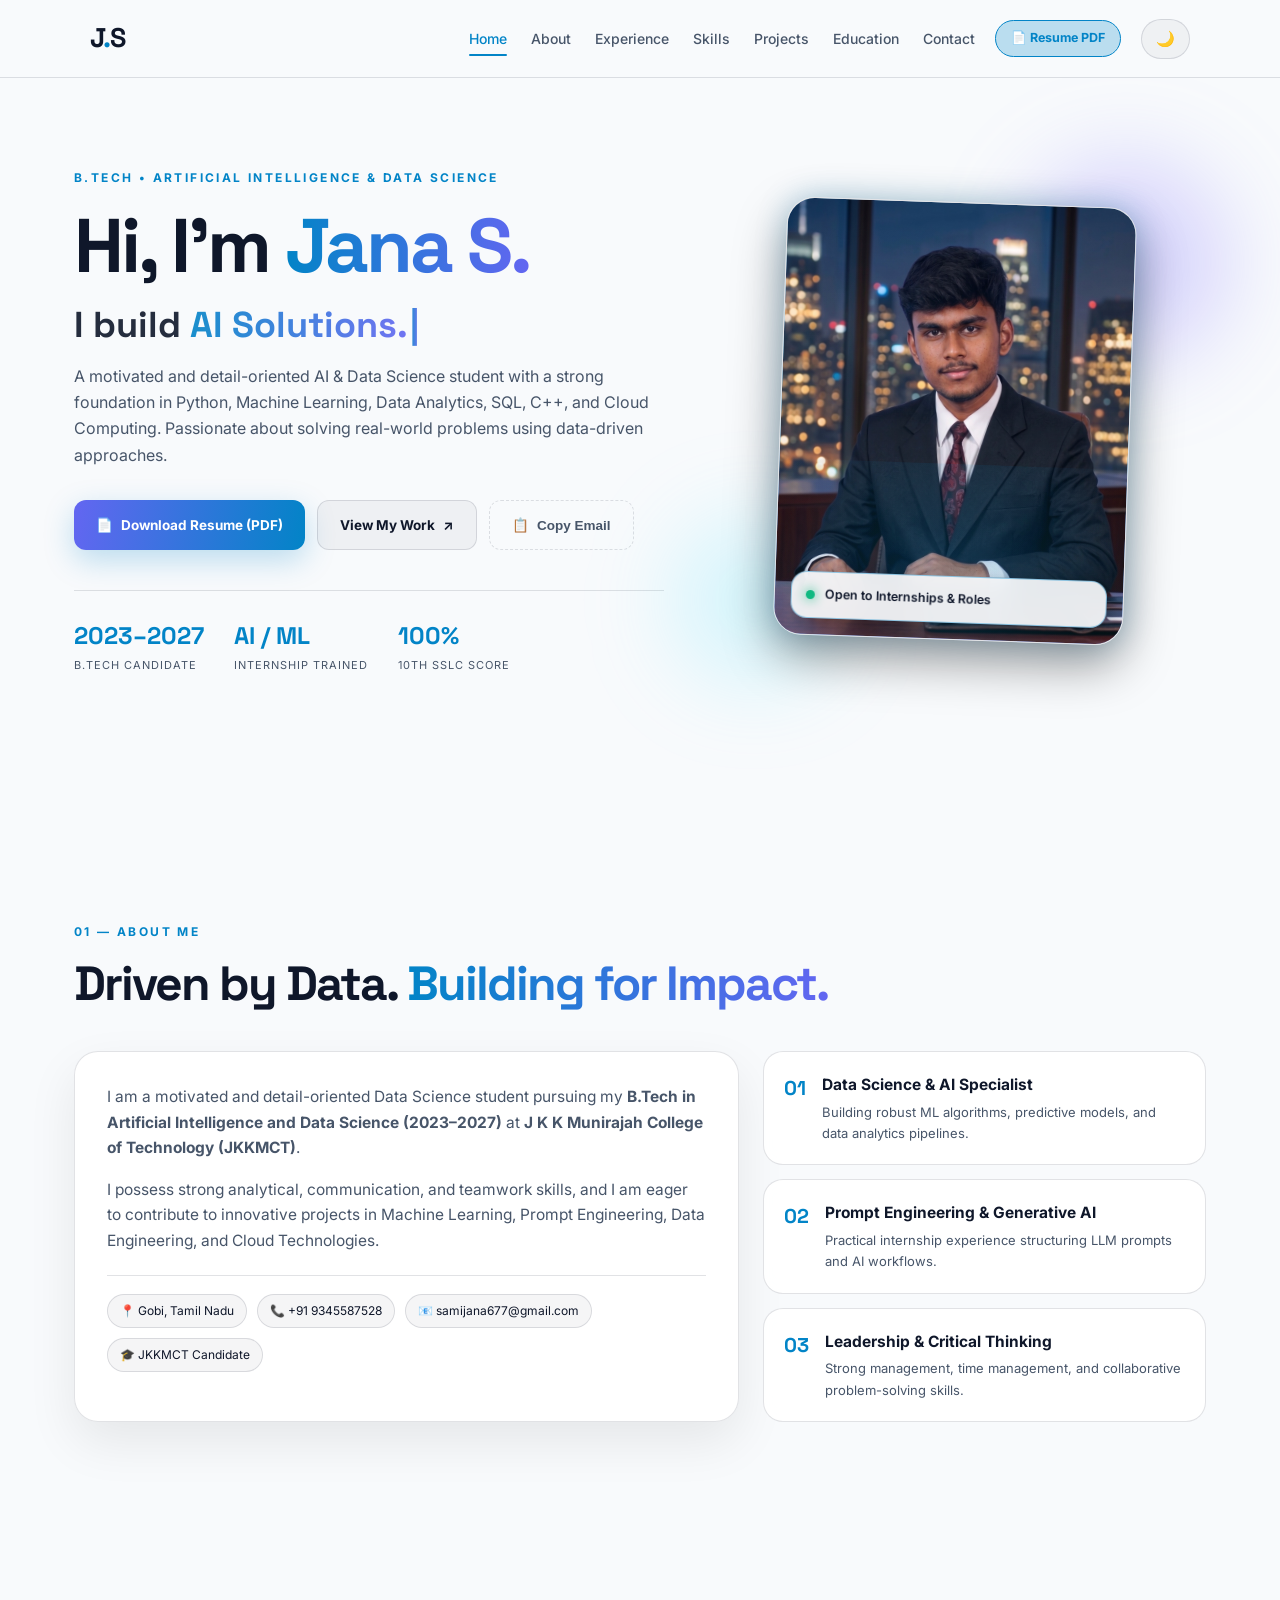
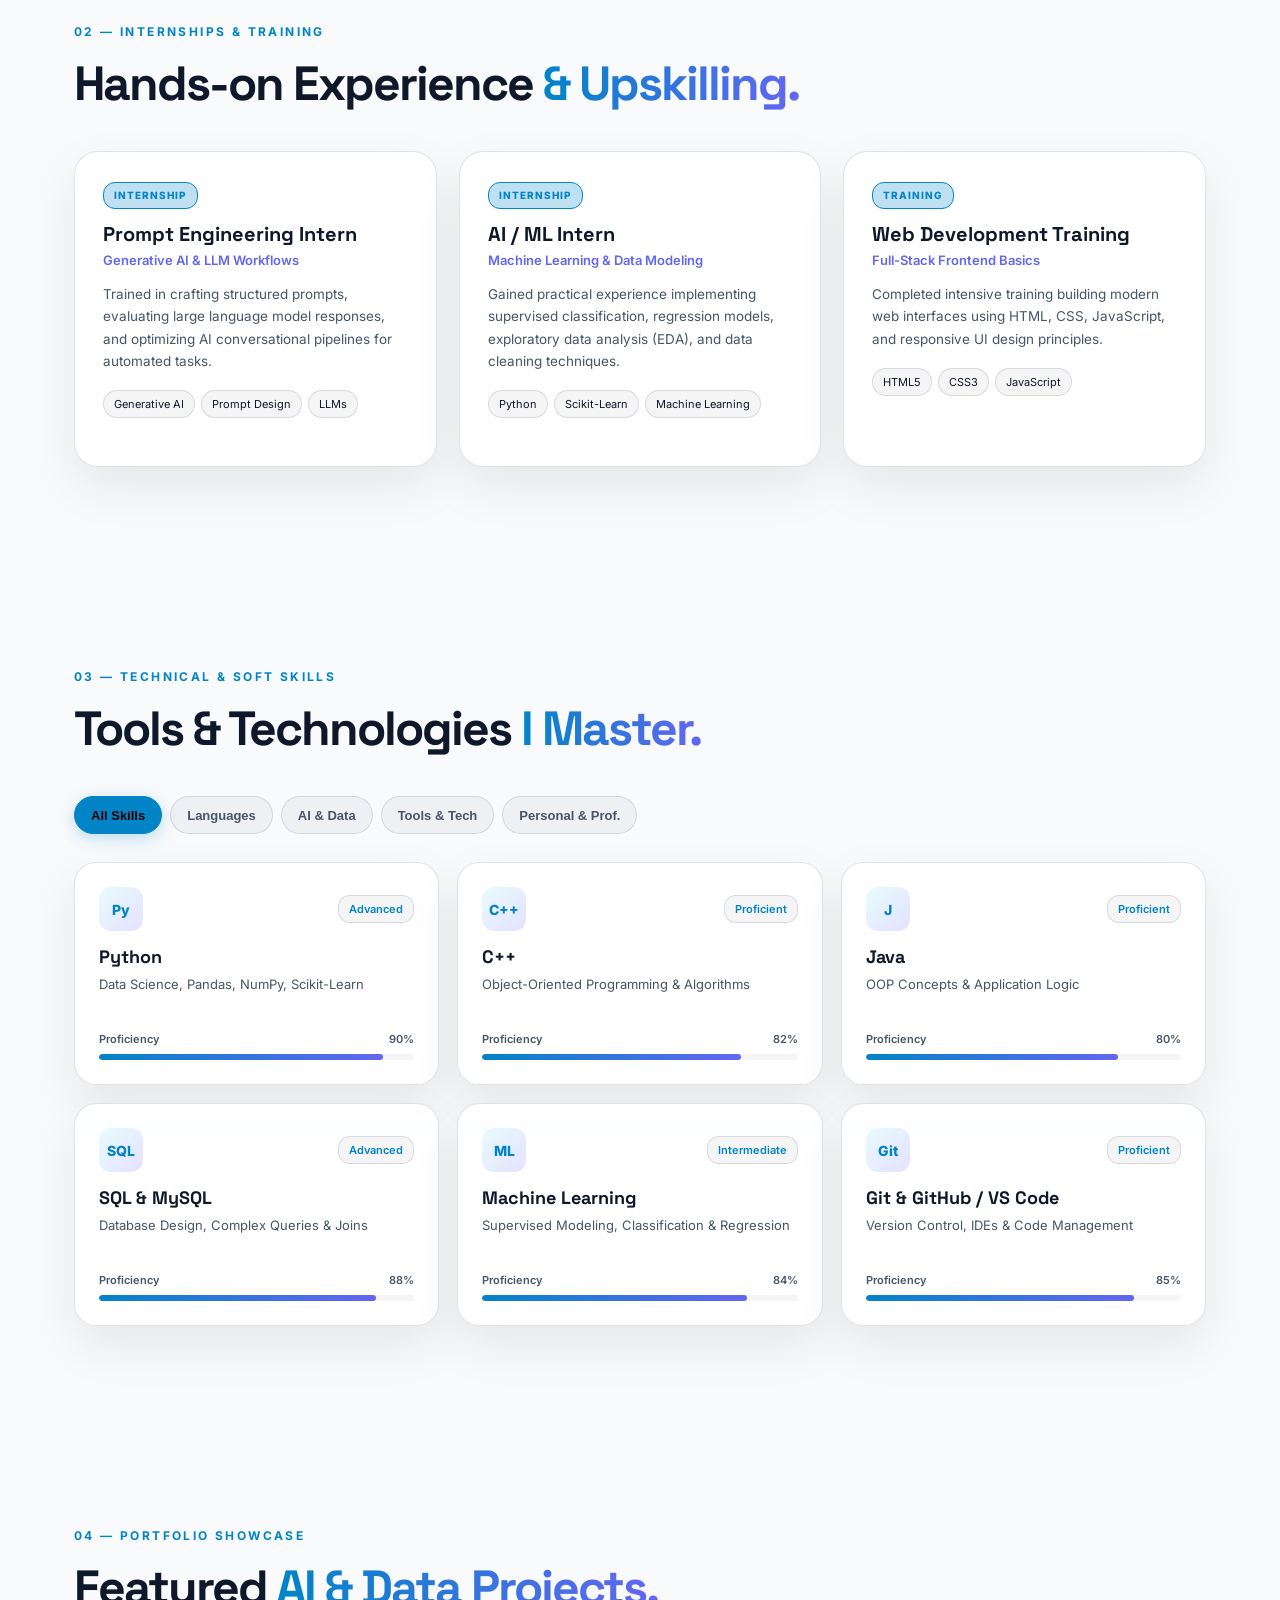
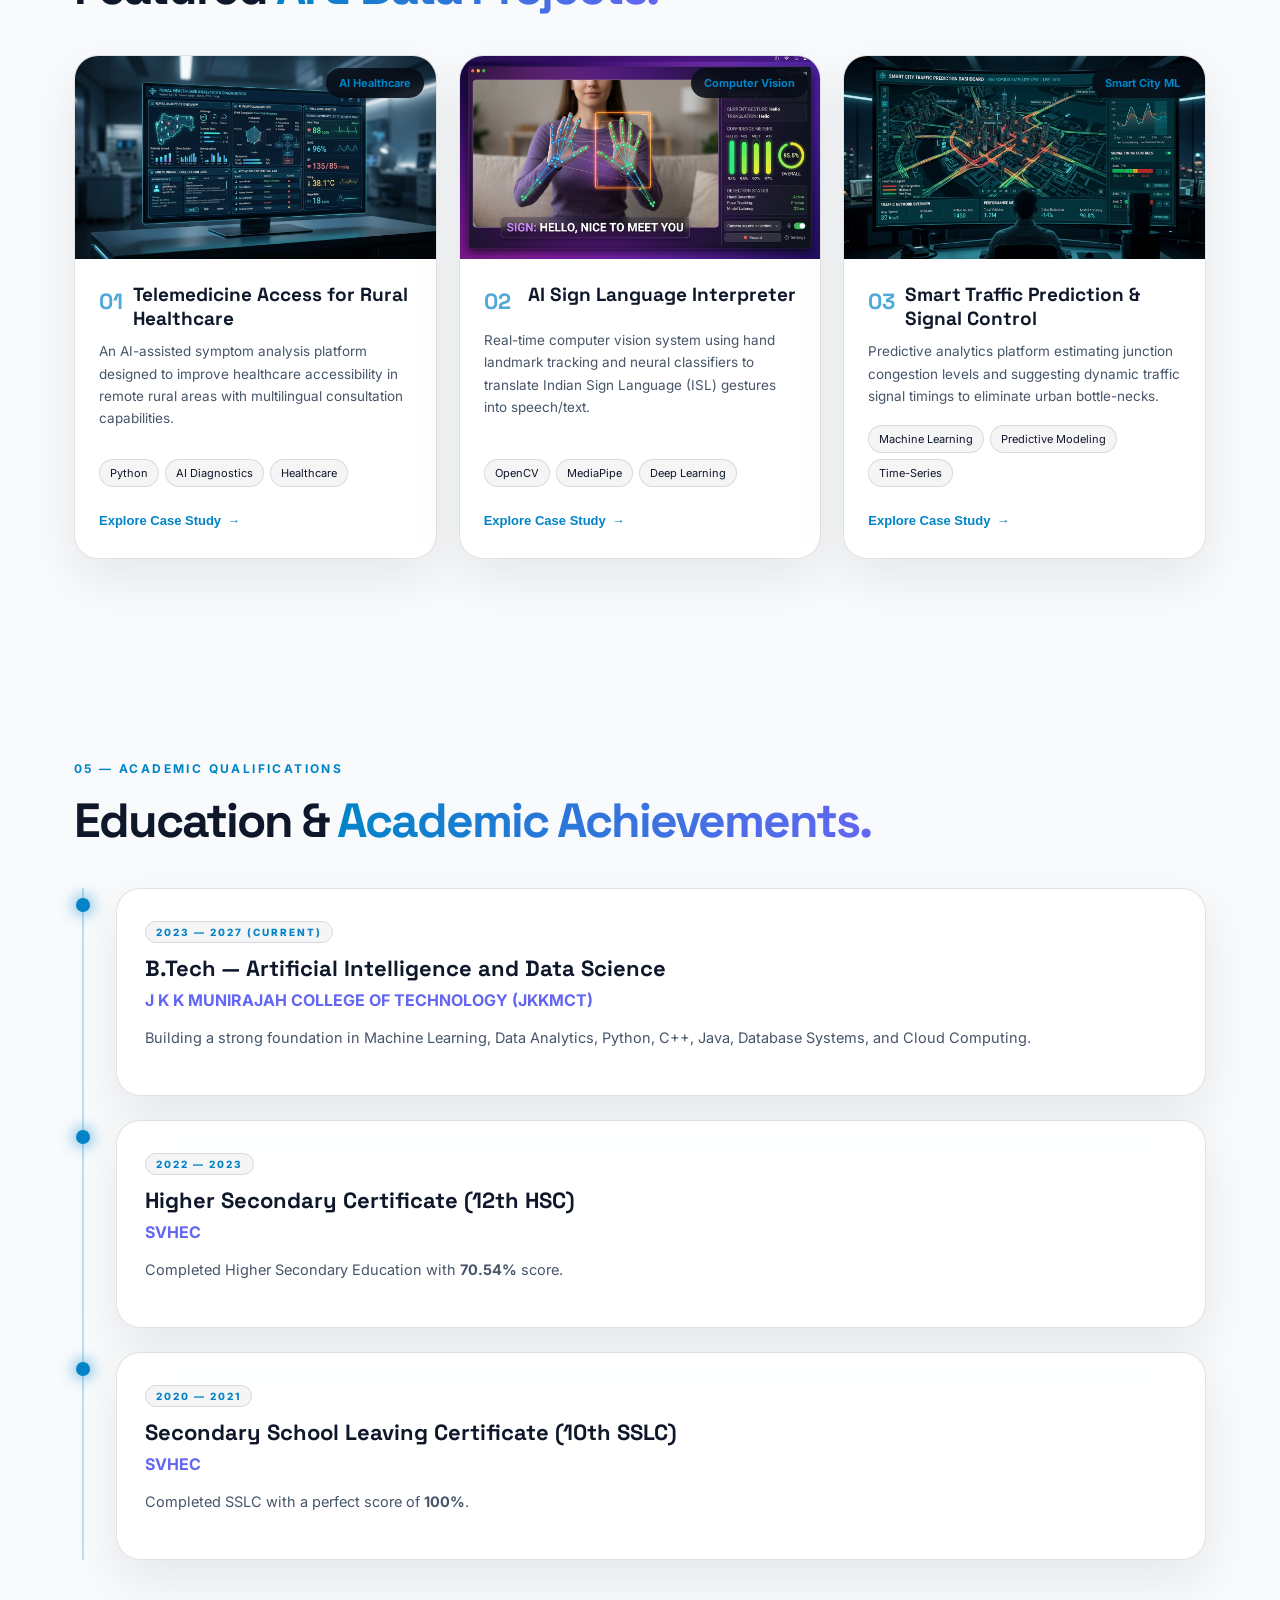
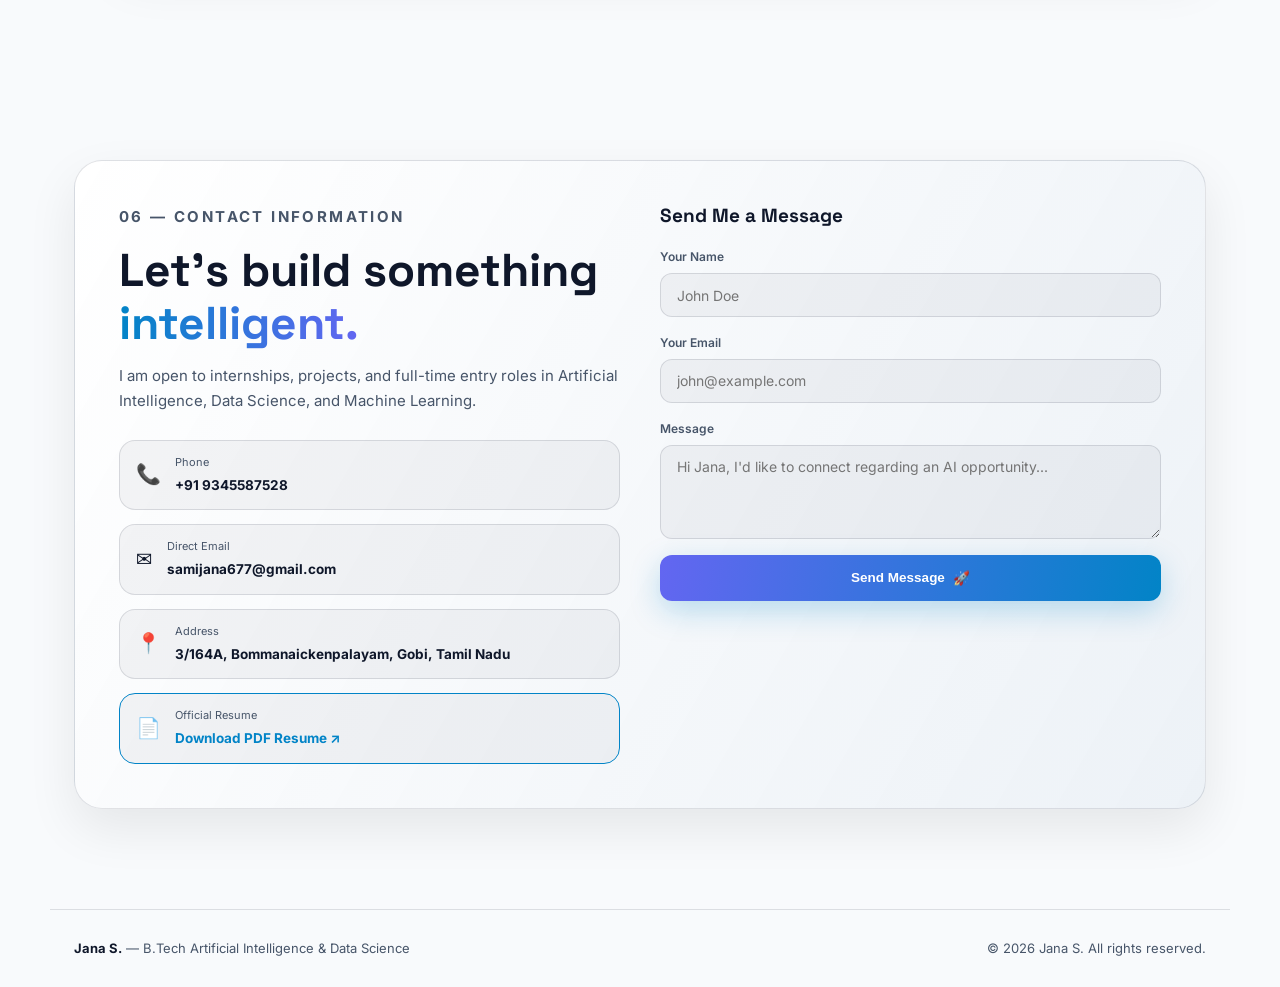
<file: jana_s_portfolio/index.html>
<!DOCTYPE html>
<html lang="en" data-theme="dark">
<head>
  <meta charset="UTF-8" />
  <meta name="viewport" content="width=device-width, initial-scale=1.0, maximum-scale=5.0" />
  <meta name="description" content="Jana S — B.Tech Artificial Intelligence and Data Science portfolio and resume. Showcasing AI/ML projects, Prompt Engineering internship, Python, C++, SQL, and contact information." />
  <meta name="keywords" content="Jana S, Artificial Intelligence, Data Science, Portfolio, Resume, Machine Learning, Python, C++, SQL, AI Developer" />
  <meta name="author" content="Jana S" />
  <meta property="og:title" content="Jana S | AI & Data Science Portfolio & Resume" />
  <meta property="og:description" content="Motivated B.Tech AI & Data Science student building practical ML models, computer vision systems, and intelligent applications." />
  <meta property="og:type" content="website" />

  <title>Jana S | AI & Data Science Portfolio</title>
  
  <link rel="preconnect" href="https://fonts.googleapis.com">
  <link rel="preconnect" href="https://fonts.gstatic.com" crossorigin>
  <link href="https://fonts.googleapis.com/css2?family=Inter:wght@300;400;500;600;700;800&family=Space+Grotesk:wght@500;600;700;800&display=swap" rel="stylesheet">
  <link rel="stylesheet" href="style.css" />

  <script type="application/ld+json">
  {
    "@context": "https://schema.org",
    "@type": "Person",
    "name": "Jana S",
    "jobTitle": "Artificial Intelligence & Data Science Engineer",
    "email": "mailto:samijana677@gmail.com",
    "telephone": "+919345587528",
    "address": "3/164A, Bommanaickenpalayam, Gobi, Tamil Nadu",
    "alumniOf": "J K K Munirajah College of Technology",
    "knowsAbout": ["Artificial Intelligence", "Machine Learning", "Data Science", "Python", "C++", "SQL", "Prompt Engineering"]
  }
  </script>
</head>
<body>

  <!-- Top Scroll Progress Bar -->
  <div class="scroll-progress-bar" id="scrollProgress"></div>

  <!-- Main Header & Navigation -->
  <header class="navbar" id="navbar">
    <a class="logo" href="#home" aria-label="Jana S Home">J<span>.</span>S</a>

    <div class="nav-controls">
      <nav id="nav" role="navigation" aria-label="Main Navigation">
        <a href="#home" class="nav-link active">Home</a>
        <a href="#about" class="nav-link">About</a>
        <a href="#experience" class="nav-link">Experience</a>
        <a href="#skills" class="nav-link">Skills</a>
        <a href="#projects" class="nav-link">Projects</a>
        <a href="#education" class="nav-link">Education</a>
        <a href="#contact" class="nav-link">Contact</a>
      </nav>

      <!-- Resume Download Header Button -->
      <a class="btn-resume-nav" href="assets/resume.pdf" download="Jana_S_Resume.pdf" target="_blank" title="Download Official Resume PDF">
        📄 Resume PDF
      </a>

      <!-- Theme Switcher Button -->
      <button class="theme-toggle" id="themeToggle" aria-label="Toggle light and dark mode" title="Toggle Theme">
        <span class="sun-icon">☀️</span>
        <span class="moon-icon">🌙</span>
      </button>

      <!-- Mobile Menu Button -->
      <button class="menu-btn" id="menuBtn" aria-label="Toggle navigation menu" aria-expanded="false">☰</button>
    </div>
  </header>

  <main>
    <!-- Hero Section -->
    <section class="hero section" id="home">
      <div class="hero-copy reveal">
        <p class="eyebrow">B.Tech • Artificial Intelligence & Data Science</p>
        <h1>Hi, I'm <span>Jana S.</span></h1>
        <h2>I build <span id="typing"></span><span class="cursor" aria-hidden="true">|</span></h2>
        <p class="hero-text">
          A motivated and detail-oriented AI & Data Science student with a strong foundation in Python, Machine Learning, Data Analytics, SQL, C++, and Cloud Computing. Passionate about solving real-world problems using data-driven approaches.
        </p>

        <div class="hero-actions">
          <a class="btn primary" href="assets/resume.pdf" download="Jana_S_Resume.pdf" target="_blank">
            <span class="btn-icon">📄</span> Download Resume (PDF)
          </a>
          <a class="btn secondary" href="#projects">View My Work <span>↗</span></a>
          <button class="btn ghost" id="copyEmailBtn" title="Copy email address">
            <span class="btn-icon">📋</span> Copy Email
          </button>
        </div>

        <div class="mini-stats">
          <div><strong>2023–2027</strong><span>B.Tech Candidate</span></div>
          <div><strong>AI / ML</strong><span>Internship Trained</span></div>
          <div><strong>100%</strong><span>10th SSLC Score</span></div>
        </div>
      </div>

      <div class="hero-photo-wrap reveal">
        <div class="orb orb-one"></div>
        <div class="orb orb-two"></div>
        <div class="photo-card" id="photoCard">
          <div class="photo-glow"></div>
          <div class="photo-spotlight" id="photoSpotlight"></div>
          <img src="assets/profile.jpg" alt="Jana S profile photo" loading="eager" />
          <div class="photo-tag">
            <span class="pulse"></span> Open to Internships & Roles
          </div>
        </div>
      </div>
    </section>

    <!-- About Section -->
    <section class="section about" id="about">
      <div class="section-heading reveal">
        <p class="eyebrow">01 — About Me</p>
        <h2>Driven by Data. <span>Building for Impact.</span></h2>
      </div>

      <div class="about-grid">
        <div class="about-card glass reveal">
          <p>
            I am a motivated and detail-oriented Data Science student pursuing my <strong>B.Tech in Artificial Intelligence and Data Science (2023–2027)</strong> at <strong>J K K Munirajah College of Technology (JKKMCT)</strong>.
          </p>
          <p>
            I possess strong analytical, communication, and teamwork skills, and I am eager to contribute to innovative projects in Machine Learning, Prompt Engineering, Data Engineering, and Cloud Technologies.
          </p>
          <div class="about-meta-chips">
            <span>📍 Gobi, Tamil Nadu</span>
            <span>📞 +91 9345587528</span>
            <span>📧 samijana677@gmail.com</span>
            <span>🎓 JKKMCT Candidate</span>
          </div>
        </div>

        <div class="about-points reveal">
          <div class="point-card">
            <span class="point-num">01</span>
            <div>
              <b>Data Science & AI Specialist</b>
              <small>Building robust ML algorithms, predictive models, and data analytics pipelines.</small>
            </div>
          </div>
          <div class="point-card">
            <span class="point-num">02</span>
            <div>
              <b>Prompt Engineering & Generative AI</b>
              <small>Practical internship experience structuring LLM prompts and AI workflows.</small>
            </div>
          </div>
          <div class="point-card">
            <span class="point-num">03</span>
            <div>
              <b>Leadership & Critical Thinking</b>
              <small>Strong management, time management, and collaborative problem-solving skills.</small>
            </div>
          </div>
        </div>
      </div>
    </section>

    <!-- Internships & Experience Section -->
    <section class="section experience" id="experience">
      <div class="section-heading reveal">
        <p class="eyebrow">02 — Internships & Training</p>
        <h2>Hands-on Experience <span>& Upskilling.</span></h2>
      </div>

      <div class="exp-grid">
        <!-- Exp Card 1 -->
        <div class="exp-card glass reveal">
          <div class="exp-badge">INTERNSHIP</div>
          <h3>Prompt Engineering Intern</h3>
          <p class="exp-subtitle">Generative AI & LLM Workflows</p>
          <p class="exp-desc">Trained in crafting structured prompts, evaluating large language model responses, and optimizing AI conversational pipelines for automated tasks.</p>
          <div class="tags"><span>Generative AI</span><span>Prompt Design</span><span>LLMs</span></div>
        </div>

        <!-- Exp Card 2 -->
        <div class="exp-card glass reveal">
          <div class="exp-badge">INTERNSHIP</div>
          <h3>AI / ML Intern</h3>
          <p class="exp-subtitle">Machine Learning & Data Modeling</p>
          <p class="exp-desc">Gained practical experience implementing supervised classification, regression models, exploratory data analysis (EDA), and data cleaning techniques.</p>
          <div class="tags"><span>Python</span><span>Scikit-Learn</span><span>Machine Learning</span></div>
        </div>

        <!-- Exp Card 3 -->
        <div class="exp-card glass reveal">
          <div class="exp-badge">TRAINING</div>
          <h3>Web Development Training</h3>
          <p class="exp-subtitle">Full-Stack Frontend Basics</p>
          <p class="exp-desc">Completed intensive training building modern web interfaces using HTML, CSS, JavaScript, and responsive UI design principles.</p>
          <div class="tags"><span>HTML5</span><span>CSS3</span><span>JavaScript</span></div>
        </div>
      </div>
    </section>

    <!-- Skills Section -->
    <section class="section" id="skills">
      <div class="section-heading reveal">
        <p class="eyebrow">03 — Technical & Soft Skills</p>
        <h2>Tools & Technologies <span>I Master.</span></h2>
      </div>

      <!-- Skill Category Filter Tabs -->
      <div class="filter-bar reveal">
        <button class="filter-btn active" data-filter="all">All Skills</button>
        <button class="filter-btn" data-filter="lang">Languages</button>
        <button class="filter-btn" data-filter="ai">AI & Data</button>
        <button class="filter-btn" data-filter="tools">Tools & Tech</button>
        <button class="filter-btn" data-filter="soft">Personal & Prof.</button>
      </div>

      <div class="skills-grid">
        <!-- Python -->
        <div class="skill-card reveal" data-category="lang">
          <div class="skill-head">
            <div class="skill-icon">Py</div>
            <span class="skill-level">Advanced</span>
          </div>
          <h3>Python</h3>
          <p>Data Science, Pandas, NumPy, Scikit-Learn</p>
          <div class="bar-wrap">
            <div class="bar-info"><span>Proficiency</span><span>90%</span></div>
            <div class="bar"><i data-progress="90%"></i></div>
          </div>
        </div>

        <!-- C++ -->
        <div class="skill-card reveal" data-category="lang">
          <div class="skill-head">
            <div class="skill-icon">C++</div>
            <span class="skill-level">Proficient</span>
          </div>
          <h3>C++</h3>
          <p>Object-Oriented Programming & Algorithms</p>
          <div class="bar-wrap">
            <div class="bar-info"><span>Proficiency</span><span>82%</span></div>
            <div class="bar"><i data-progress="82%"></i></div>
          </div>
        </div>

        <!-- Java -->
        <div class="skill-card reveal" data-category="lang">
          <div class="skill-head">
            <div class="skill-icon">J</div>
            <span class="skill-level">Proficient</span>
          </div>
          <h3>Java</h3>
          <p>OOP Concepts & Application Logic</p>
          <div class="bar-wrap">
            <div class="bar-info"><span>Proficiency</span><span>80%</span></div>
            <div class="bar"><i data-progress="80%"></i></div>
          </div>
        </div>

        <!-- SQL & MySQL -->
        <div class="skill-card reveal" data-category="ai">
          <div class="skill-head">
            <div class="skill-icon">SQL</div>
            <span class="skill-level">Advanced</span>
          </div>
          <h3>SQL & MySQL</h3>
          <p>Database Design, Complex Queries & Joins</p>
          <div class="bar-wrap">
            <div class="bar-info"><span>Proficiency</span><span>88%</span></div>
            <div class="bar"><i data-progress="88%"></i></div>
          </div>
        </div>

        <!-- Machine Learning -->
        <div class="skill-card reveal" data-category="ai">
          <div class="skill-head">
            <div class="skill-icon">ML</div>
            <span class="skill-level">Intermediate</span>
          </div>
          <h3>Machine Learning</h3>
          <p>Supervised Modeling, Classification & Regression</p>
          <div class="bar-wrap">
            <div class="bar-info"><span>Proficiency</span><span>84%</span></div>
            <div class="bar"><i data-progress="84%"></i></div>
          </div>
        </div>

        <!-- Tools & GitHub -->
        <div class="skill-card reveal" data-category="tools">
          <div class="skill-head">
            <div class="skill-icon">Git</div>
            <span class="skill-level">Proficient</span>
          </div>
          <h3>Git & GitHub / VS Code</h3>
          <p>Version Control, IDEs & Code Management</p>
          <div class="bar-wrap">
            <div class="bar-info"><span>Proficiency</span><span>85%</span></div>
            <div class="bar"><i data-progress="85%"></i></div>
          </div>
        </div>
      </div>
    </section>

    <!-- Featured Projects Section -->
    <section class="section" id="projects">
      <div class="section-heading reveal">
        <p class="eyebrow">04 — Portfolio Showcase</p>
        <h2>Featured <span>AI & Data Projects.</span></h2>
      </div>

      <div class="projects-grid">
        <!-- Project 1 -->
        <article class="project-card reveal">
          <div class="project-img-wrap">
            <img src="assets/project_telemed.jpg" alt="Telemedicine Access for Rural Healthcare UI preview" loading="lazy" />
            <div class="project-badge">AI Healthcare</div>
          </div>
          <div class="project-content">
            <div class="project-header">
              <span class="project-num">01</span>
              <h3>Telemedicine Access for Rural Healthcare</h3>
            </div>
            <p>An AI-assisted symptom analysis platform designed to improve healthcare accessibility in remote rural areas with multilingual consultation capabilities.</p>
            <div class="tags">
              <span>Python</span>
              <span>AI Diagnostics</span>
              <span>Healthcare</span>
            </div>
            <button class="btn-detail" onclick="openProjectModal('telemed')">Explore Case Study <span>→</span></button>
          </div>
        </article>

        <!-- Project 2 -->
        <article class="project-card reveal">
          <div class="project-img-wrap">
            <img src="assets/project_sign_lang.jpg" alt="AI-Powered Sign Language Interpreter preview" loading="lazy" />
            <div class="project-badge">Computer Vision</div>
          </div>
          <div class="project-content">
            <div class="project-header">
              <span class="project-num">02</span>
              <h3>AI Sign Language Interpreter</h3>
            </div>
            <p>Real-time computer vision system using hand landmark tracking and neural classifiers to translate Indian Sign Language (ISL) gestures into speech/text.</p>
            <div class="tags">
              <span>OpenCV</span>
              <span>MediaPipe</span>
              <span>Deep Learning</span>
            </div>
            <button class="btn-detail" onclick="openProjectModal('signlang')">Explore Case Study <span>→</span></button>
          </div>
        </article>

        <!-- Project 3 -->
        <article class="project-card reveal">
          <div class="project-img-wrap">
            <img src="assets/project_traffic.jpg" alt="Smart Traffic Prediction & Signal Control preview" loading="lazy" />
            <div class="project-badge">Smart City ML</div>
          </div>
          <div class="project-content">
            <div class="project-header">
              <span class="project-num">03</span>
              <h3>Smart Traffic Prediction & Signal Control</h3>
            </div>
            <p>Predictive analytics platform estimating junction congestion levels and suggesting dynamic traffic signal timings to eliminate urban bottle-necks.</p>
            <div class="tags">
              <span>Machine Learning</span>
              <span>Predictive Modeling</span>
              <span>Time-Series</span>
            </div>
            <button class="btn-detail" onclick="openProjectModal('traffic')">Explore Case Study <span>→</span></button>
          </div>
        </article>
      </div>
    </section>

    <!-- Education Section -->
    <section class="section education" id="education">
      <div class="section-heading reveal">
        <p class="eyebrow">05 — Academic Qualifications</p>
        <h2>Education & <span>Academic Achievements.</span></h2>
      </div>

      <div class="timeline reveal">
        <!-- College B.Tech -->
        <div class="timeline-item">
          <div class="timeline-dot"></div>
          <div class="timeline-content glass">
            <div class="timeline-header">
              <span class="date-badge">2023 — 2027 (CURRENT)</span>
              <h3>B.Tech — Artificial Intelligence and Data Science</h3>
            </div>
            <p class="institution">J K K MUNIRAJAH COLLEGE OF TECHNOLOGY (JKKMCT)</p>
            <p class="description">
              Building a strong foundation in Machine Learning, Data Analytics, Python, C++, Java, Database Systems, and Cloud Computing.
            </p>
          </div>
        </div>

        <!-- 12th HSC -->
        <div class="timeline-item" style="margin-top: 24px;">
          <div class="timeline-dot"></div>
          <div class="timeline-content glass">
            <div class="timeline-header">
              <span class="date-badge">2022 — 2023</span>
              <h3>Higher Secondary Certificate (12th HSC)</h3>
            </div>
            <p class="institution">SVHEC</p>
            <p class="description">
              Completed Higher Secondary Education with <strong>70.54%</strong> score.
            </p>
          </div>
        </div>

        <!-- 10th SSLC -->
        <div class="timeline-item" style="margin-top: 24px;">
          <div class="timeline-dot"></div>
          <div class="timeline-content glass">
            <div class="timeline-header">
              <span class="date-badge">2020 — 2021</span>
              <h3>Secondary School Leaving Certificate (10th SSLC)</h3>
            </div>
            <p class="institution">SVHEC</p>
            <p class="description">
              Completed SSLC with a perfect score of <strong>100%</strong>.
            </p>
          </div>
        </div>
      </div>
    </section>

    <!-- Contact Section -->
    <section class="section contact" id="contact">
      <div class="contact-box reveal">
        <div class="contact-info">
          <p class="eyebrow">06 — Contact Information</p>
          <h2>Let's build something <span>intelligent.</span></h2>
          <p>I am open to internships, projects, and full-time entry roles in Artificial Intelligence, Data Science, and Machine Learning.</p>
          
          <div class="contact-links-list">
            <a href="tel:9345587528" class="contact-item">
              <span class="icon">📞</span>
              <div>
                <small>Phone</small>
                <strong>+91 9345587528</strong>
              </div>
            </a>
            <a href="mailto:samijana677@gmail.com" class="contact-item">
              <span class="icon">✉️</span>
              <div>
                <small>Direct Email</small>
                <strong>samijana677@gmail.com</strong>
              </div>
            </a>
            <div class="contact-item">
              <span class="icon">📍</span>
              <div>
                <small>Address</small>
                <strong>3/164A, Bommanaickenpalayam, Gobi, Tamil Nadu</strong>
              </div>
            </div>
            <a href="assets/resume.pdf" download="Jana_S_Resume.pdf" class="contact-item" target="_blank" style="border-color: var(--accent);">
              <span class="icon">📄</span>
              <div>
                <small>Official Resume</small>
                <strong style="color: var(--accent);">Download PDF Resume ↗</strong>
              </div>
            </a>
          </div>
        </div>

        <!-- Interactive Contact Form -->
        <form class="contact-form" id="contactForm">
          <h3>Send Me a Message</h3>
          <div class="form-group">
            <label for="formName">Your Name</label>
            <input type="text" id="formName" name="name" placeholder="John Doe" required />
          </div>
          <div class="form-group">
            <label for="formEmail">Your Email</label>
            <input type="email" id="formEmail" name="email" placeholder="john@example.com" required />
          </div>
          <div class="form-group">
            <label for="formMessage">Message</label>
            <textarea id="formMessage" name="message" rows="4" placeholder="Hi Jana, I'd like to connect regarding an AI opportunity..." required></textarea>
          </div>
          <button type="submit" class="btn primary full-width">
            Send Message <span>🚀</span>
          </button>
        </form>
      </div>
    </section>
  </main>

  <!-- Footer -->
  <footer>
    <div class="footer-copy">
      <b>Jana S.</b> — B.Tech Artificial Intelligence & Data Science
    </div>
    <div class="footer-rights">
      © <span id="year"></span> Jana S. All rights reserved.
    </div>
  </footer>

  <!-- Floating Back to Top Button -->
  <button class="back-to-top" id="backToTop" aria-label="Scroll back to top" title="Back to top">↑</button>

  <!-- Toast Notification element -->
  <div class="toast" id="toast" role="status" aria-live="polite"></div>

  <!-- Project Detail Modal -->
  <div class="modal-overlay" id="projectModal" role="dialog" aria-modal="true" aria-labelledby="modalTitle" hidden>
    <div class="modal-card">
      <button class="modal-close" id="modalClose" onclick="closeProjectModal()" aria-label="Close modal">&times;</button>
      <div class="modal-body" id="modalBody">
        <!-- Content inserted dynamically via JS -->
      </div>
    </div>
  </div>

  <script src="script.js"></script>
</body>
</html>
</file>
<file: jana_s_portfolio/style.css>
/* ==========================================================================
   Jana S Portfolio - Design Tokens & Mobile Cross-Browser System
   ========================================================================== */

:root[data-theme="dark"] {
  --bg: #070b14;
  --bg-secondary: #0b1220;
  --card: rgba(17, 25, 42, 0.78);
  --card-hover: rgba(26, 38, 63, 0.88);
  --text: #f4f7fb;
  --muted: #9aa8bd;
  --accent: #5ee7ff;
  --accent-glow: rgba(94, 231, 255, 0.35);
  --accent2: #7c6cff;
  --border: rgba(255, 255, 255, 0.1);
  --border-hover: rgba(94, 231, 255, 0.4);
  --shadow: 0 20px 70px rgba(0, 0, 0, 0.45);
  --nav-bg: rgba(7, 11, 20, 0.88);
  --input-bg: rgba(255, 255, 255, 0.05);
}

:root[data-theme="light"] {
  --bg: #f8fafc;
  --bg-secondary: #edf2f7;
  --card: rgba(255, 255, 255, 0.9);
  --card-hover: rgba(255, 255, 255, 0.98);
  --text: #0f172a;
  --muted: #475569;
  --accent: #0284c7;
  --accent-glow: rgba(2, 132, 199, 0.25);
  --accent2: #6366f1;
  --border: rgba(15, 23, 42, 0.12);
  --border-hover: rgba(2, 132, 199, 0.4);
  --shadow: 0 20px 50px rgba(0, 0, 0, 0.08);
  --nav-bg: rgba(248, 250, 252, 0.92);
  --input-bg: rgba(15, 23, 42, 0.04);
}

* {
  box-sizing: border-box;
  margin: 0;
  padding: 0;
  -webkit-tap-highlight-color: transparent;
}

html {
  scroll-behavior: smooth;
  overflow-x: hidden;
  width: 100%;
}

body {
  font-family: 'Inter', system-ui, -apple-system, BlinkMacSystemFont, "Segoe UI", Roboto, sans-serif;
  background: var(--bg);
  color: var(--text);
  line-height: 1.65;
  overflow-x: hidden;
  width: 100%;
  transition: background-color 0.4s ease, color 0.4s ease;
}

a, button {
  color: inherit;
  text-decoration: none;
  touch-action: manipulation;
}

/* --------------------------------------------------------------------------
   Scroll Progress Bar & Navigation Header
   -------------------------------------------------------------------------- */
.scroll-progress-bar {
  position: fixed;
  top: 0;
  left: 0;
  height: 3px;
  width: 0%;
  background: linear-gradient(90deg, var(--accent), var(--accent2));
  z-index: 100;
  transition: width 0.1s linear;
}

.navbar {
  height: 78px;
  position: fixed;
  top: 0;
  left: 0;
  right: 0;
  z-index: 90;
  display: flex;
  align-items: center;
  justify-content: space-between;
  padding: 0 7%;
  background: var(--nav-bg);
  -webkit-backdrop-filter: blur(18px);
  backdrop-filter: blur(18px);
  border-bottom: 1px solid var(--border);
  transition: background-color 0.3s ease, border-color 0.3s ease;
}

.logo {
  font-family: "Space Grotesk", sans-serif;
  font-size: 27px;
  font-weight: 800;
  letter-spacing: -1px;
}

.logo span {
  color: var(--accent);
}

.nav-controls {
  display: flex;
  align-items: center;
  gap: 20px;
}

nav {
  display: flex;
  gap: 24px;
}

nav a.nav-link {
  font-size: 14px;
  font-weight: 500;
  color: var(--muted);
  position: relative;
  padding: 6px 0;
  transition: color 0.25s ease;
}

nav a.nav-link:hover,
nav a.nav-link.active {
  color: var(--accent);
}

nav a.nav-link.active::after {
  content: "";
  position: absolute;
  bottom: 0;
  left: 0;
  right: 0;
  height: 2px;
  background: var(--accent);
  border-radius: 2px;
}

/* Theme Switcher Button */
.theme-toggle {
  background: var(--input-bg);
  border: 1px solid var(--border);
  border-radius: 30px;
  padding: 8px 14px;
  min-height: 40px;
  cursor: pointer;
  display: flex;
  align-items: center;
  gap: 6px;
  font-size: 15px;
  transition: all 0.3s ease;
}

.theme-toggle:hover {
  border-color: var(--accent);
  transform: scale(1.05);
}

/* Header Resume PDF Button */
.btn-resume-nav {
  padding: 7px 15px;
  border-radius: 20px;
  background: var(--accent-glow);
  border: 1px solid var(--accent);
  color: var(--accent);
  font-size: 12.5px;
  font-weight: 700;
  display: inline-flex;
  align-items: center;
  gap: 6px;
  transition: all 0.25s ease;
}

.btn-resume-nav:hover {
  background: var(--accent);
  color: #000;
  transform: translateY(-2px);
  box-shadow: 0 4px 15px var(--accent-glow);
}

[data-theme="dark"] .sun-icon { display: inline-block; }
[data-theme="dark"] .moon-icon { display: none; }
[data-theme="light"] .sun-icon { display: none; }
[data-theme="light"] .moon-icon { display: inline-block; }

.menu-btn {
  display: none;
  background: var(--input-bg);
  border: 1px solid var(--border);
  border-radius: 12px;
  width: 44px;
  height: 44px;
  color: var(--text);
  font-size: 22px;
  cursor: pointer;
  place-items: center;
}

/* --------------------------------------------------------------------------
   Sections & Layout Base
   -------------------------------------------------------------------------- */
.section {
  max-width: 1180px;
  margin: auto;
  padding: 100px 24px;
  scroll-margin-top: 85px;
}

.eyebrow {
  color: var(--accent);
  font-size: 12px;
  letter-spacing: 2.4px;
  text-transform: uppercase;
  font-weight: 700;
  margin-bottom: 14px;
}

h1, h2, h3, h4 {
  font-family: "Space Grotesk", sans-serif;
  line-height: 1.15;
}

h1 {
  font-size: clamp(40px, 6.5vw, 76px);
  letter-spacing: -3px;
}

h1 span, h2 span {
  background: linear-gradient(90deg, var(--accent), var(--accent2));
  -webkit-background-clip: text;
  background-clip: text;
  -webkit-text-fill-color: transparent;
  color: var(--accent);
}

.section-heading {
  margin-bottom: 40px;
}

.section-heading h2 {
  font-size: clamp(30px, 4.5vw, 48px);
  letter-spacing: -2px;
}

/* --------------------------------------------------------------------------
   Hero Section
   -------------------------------------------------------------------------- */
.hero {
  min-height: calc(100dvh - 78px);
  min-height: calc(100vh - 78px);
  padding-top: 120px;
  display: grid;
  grid-template-columns: 1.08fr 0.92fr;
  align-items: center;
  gap: 40px;
}

.hero h2 {
  font-size: clamp(22px, 3vw, 36px);
  margin: 16px 0;
  color: var(--text);
  opacity: 0.9;
}

.cursor {
  color: var(--accent);
  animation: blink 1s infinite;
  margin-left: 2px;
}

.hero-text {
  max-width: 620px;
  color: var(--muted);
  font-size: 16px;
  margin-top: 10px;
}

.hero-actions {
  display: flex;
  gap: 12px;
  margin-top: 32px;
  flex-wrap: wrap;
}

.btn {
  padding: 13px 22px;
  min-height: 46px;
  border-radius: 12px;
  border: 1px solid var(--border);
  font-weight: 700;
  font-size: 13.5px;
  cursor: pointer;
  display: inline-flex;
  align-items: center;
  justify-content: center;
  gap: 8px;
  transition: all 0.25s ease;
}

.btn:hover {
  transform: translateY(-3px);
  box-shadow: 0 10px 25px rgba(0, 0, 0, 0.15);
}

.btn.primary {
  background: linear-gradient(100deg, var(--accent2), var(--accent));
  color: #fff;
  border: none;
  box-shadow: 0 10px 30px var(--accent-glow);
}

.btn.secondary {
  background: var(--input-bg);
  color: var(--text);
}

.btn.secondary:hover {
  border-color: var(--accent);
}

.btn.ghost {
  background: transparent;
  color: var(--muted);
  border-style: dashed;
}

.btn.ghost:hover {
  color: var(--accent);
  border-color: var(--accent);
}

.mini-stats {
  display: flex;
  gap: 30px;
  margin-top: 40px;
  padding-top: 25px;
  border-top: 1px solid var(--border);
  flex-wrap: wrap;
}

.mini-stats div {
  display: flex;
  flex-direction: column;
}

.mini-stats strong {
  font-family: "Space Grotesk", sans-serif;
  font-size: 24px;
  color: var(--accent);
}

.mini-stats span {
  font-size: 11px;
  color: var(--muted);
  text-transform: uppercase;
  letter-spacing: 1px;
}

/* Hero Photo Card & Dynamic Visual Effects */
.hero-photo-wrap {
  position: relative;
  display: flex;
  justify-content: center;
  perspective: 1000px;
}

.photo-card {
  position: relative;
  width: min(350px, 85vw);
  aspect-ratio: 4/5;
  border: 1px solid var(--border);
  border-radius: 28px;
  overflow: hidden;
  background: var(--card);
  box-shadow: 0 20px 50px rgba(0, 0, 0, 0.4), 0 0 30px var(--accent-glow);
  transform: rotate(2deg);
  transform-style: preserve-3d;
  transition: transform 0.2s ease-out, box-shadow 0.4s ease;
  cursor: pointer;
}

/* Glowing Animated Conic Border */
.photo-card::before {
  content: "";
  position: absolute;
  inset: -2px;
  border-radius: 30px;
  background: conic-gradient(from 0deg, transparent 0%, var(--accent) 25%, var(--accent2) 50%, var(--accent) 75%, transparent 100%);
  z-index: -1;
  opacity: 0.6;
  animation: spin-border 6s linear infinite;
  transition: opacity 0.4s ease;
}

.photo-card:hover::before {
  opacity: 1;
  animation-duration: 3s;
}

/* Futuristic Scanline Effect */
.photo-card::after {
  content: "";
  position: absolute;
  inset: 0;
  background: linear-gradient(
    to bottom,
    transparent 0%,
    rgba(94, 231, 255, 0.08) 50%,
    transparent 100%
  );
  background-size: 100% 200%;
  pointer-events: none;
  z-index: 3;
  animation: scanline 4s linear infinite;
  opacity: 0.6;
}

.photo-card img {
  width: 100%;
  height: 100%;
  object-fit: cover;
  display: block;
  transition: transform 0.6s cubic-bezier(0.2, 0.8, 0.2, 1), filter 0.6s ease;
}

.photo-card:hover img {
  transform: scale(1.05);
  filter: brightness(1.08) contrast(1.05);
}

.photo-glow {
  position: absolute;
  inset: auto -30% -20% -30%;
  height: 60%;
  background: radial-gradient(circle, var(--accent-glow), transparent 70%);
  z-index: 1;
  pointer-events: none;
}

/* Mouse Spotlight Effect */
.photo-spotlight {
  position: absolute;
  inset: 0;
  background: radial-gradient(
    400px circle at var(--spotlight-x, 50%) var(--spotlight-y, 50%),
    rgba(94, 231, 255, 0.25),
    transparent 60%
  );
  pointer-events: none;
  z-index: 2;
  opacity: 0;
  transition: opacity 0.3s ease;
}

.photo-card:hover .photo-spotlight {
  opacity: 1;
}

.photo-tag {
  position: absolute;
  bottom: 16px;
  left: 16px;
  right: 16px;
  z-index: 4;
  padding: 12px 14px;
  border: 1px solid var(--border-hover);
  border-radius: 16px;
  background: var(--nav-bg);
  -webkit-backdrop-filter: blur(14px);
  backdrop-filter: blur(14px);
  font-size: 12.5px;
  font-weight: 600;
  display: flex;
  align-items: center;
  box-shadow: 0 10px 25px rgba(0, 0, 0, 0.3);
}

.pulse {
  display: inline-block;
  width: 9px;
  height: 9px;
  border-radius: 50%;
  background: #10b981;
  box-shadow: 0 0 12px #10b981;
  margin-right: 10px;
  animation: pulse-ring 2s infinite;
}

/* Floating Ambient Orbs */
.orb {
  position: absolute;
  border-radius: 50%;
  filter: blur(45px);
  pointer-events: none;
}

.orb-one {
  width: 200px;
  height: 200px;
  background: rgba(124, 108, 255, 0.28);
  top: -40px;
  right: -20px;
  animation: float-orb-1 8s ease-in-out infinite alternate;
}

.orb-two {
  width: 160px;
  height: 160px;
  background: rgba(94, 231, 255, 0.24);
  bottom: -40px;
  left: -30px;
  animation: float-orb-2 9s ease-in-out infinite alternate;
}

/* --------------------------------------------------------------------------
   About Section
   -------------------------------------------------------------------------- */
.about-grid {
  display: grid;
  grid-template-columns: 1.2fr 0.8fr;
  gap: 24px;
}

.glass {
  background: var(--card);
  -webkit-backdrop-filter: blur(16px);
  backdrop-filter: blur(16px);
  border: 1px solid var(--border);
  border-radius: 24px;
  box-shadow: var(--shadow);
}

.about-card {
  padding: 32px;
  font-size: 15.5px;
  color: var(--muted);
}

.about-card p + p {
  margin-top: 16px;
}

.about-meta-chips {
  display: flex;
  gap: 10px;
  flex-wrap: wrap;
  margin-top: 22px;
  padding-top: 18px;
  border-top: 1px solid var(--border);
}

.about-meta-chips span {
  font-size: 12px;
  padding: 6px 12px;
  background: var(--input-bg);
  border: 1px solid var(--border);
  border-radius: 20px;
  color: var(--text);
}

.about-points {
  display: flex;
  flex-direction: column;
  gap: 14px;
}

.point-card {
  padding: 20px;
  border: 1px solid var(--border);
  border-radius: 20px;
  background: var(--card);
  -webkit-backdrop-filter: blur(12px);
  backdrop-filter: blur(12px);
  display: flex;
  gap: 16px;
  transition: transform 0.3s ease, border-color 0.3s ease;
}

.point-card:hover {
  transform: translateX(6px);
  border-color: var(--accent);
}

.point-num {
  color: var(--accent);
  font-family: "Space Grotesk", sans-serif;
  font-weight: 800;
  font-size: 20px;
}

.point-card b {
  display: block;
  font-size: 15.5px;
  color: var(--text);
}

.point-card small {
  display: block;
  color: var(--muted);
  margin-top: 4px;
  font-size: 13px;
}

/* --------------------------------------------------------------------------
   Internships & Experience Section
   -------------------------------------------------------------------------- */
.exp-grid {
  display: grid;
  grid-template-columns: repeat(3, 1fr);
  gap: 22px;
}

.exp-card {
  padding: 28px;
  position: relative;
  transition: transform 0.35s ease, border-color 0.35s ease;
}

.exp-card:hover {
  transform: translateY(-6px);
  border-color: var(--accent);
}

.exp-badge {
  display: inline-block;
  font-size: 10px;
  font-weight: 800;
  letter-spacing: 1px;
  padding: 4px 10px;
  border-radius: 12px;
  background: var(--accent-glow);
  border: 1px solid var(--accent);
  color: var(--accent);
  margin-bottom: 14px;
}

.exp-card h3 {
  font-size: 20px;
  margin-bottom: 4px;
}

.exp-subtitle {
  font-size: 13px;
  font-weight: 600;
  color: var(--accent2);
  margin-bottom: 12px;
}

.exp-desc {
  font-size: 13.5px;
  color: var(--muted);
  margin-bottom: 18px;
}

/* --------------------------------------------------------------------------
   Skills Section & Dynamic Filter Tabs
   -------------------------------------------------------------------------- */
.filter-bar {
  display: flex;
  gap: 8px;
  margin-bottom: 28px;
  flex-wrap: wrap;
}

.filter-btn {
  padding: 8px 16px;
  min-height: 38px;
  border-radius: 30px;
  border: 1px solid var(--border);
  background: var(--input-bg);
  color: var(--muted);
  font-size: 13px;
  font-weight: 600;
  cursor: pointer;
  transition: all 0.25s ease;
}

.filter-btn:hover,
.filter-btn.active {
  background: var(--accent);
  color: #000;
  border-color: var(--accent);
  box-shadow: 0 4px 15px var(--accent-glow);
}

.skills-grid {
  display: grid;
  grid-template-columns: repeat(3, 1fr);
  gap: 18px;
}

.skill-card {
  padding: 24px;
  border: 1px solid var(--border);
  background: var(--card);
  -webkit-backdrop-filter: blur(15px);
  backdrop-filter: blur(15px);
  border-radius: 22px;
  box-shadow: var(--shadow);
  transition: transform 0.3s ease, border-color 0.3s ease;
}

.skill-card:hover {
  transform: translateY(-6px);
  border-color: var(--accent);
}

.skill-head {
  display: flex;
  justify-content: space-between;
  align-items: center;
  margin-bottom: 16px;
}

.skill-icon {
  width: 44px;
  height: 44px;
  display: grid;
  place-items: center;
  border-radius: 12px;
  background: linear-gradient(135deg, rgba(94, 231, 255, 0.15), rgba(124, 108, 255, 0.2));
  color: var(--accent);
  font-weight: 800;
  font-size: 14px;
}

.skill-level {
  font-size: 11px;
  padding: 4px 10px;
  border-radius: 12px;
  background: var(--input-bg);
  border: 1px solid var(--border);
  color: var(--accent);
  font-weight: 600;
}

.skill-card h3 {
  font-size: 18px;
  margin-bottom: 6px;
}

.skill-card p {
  font-size: 13px;
  color: var(--muted);
  margin-bottom: 18px;
  min-height: 38px;
}

.bar-wrap {
  display: flex;
  flex-direction: column;
  gap: 6px;
}

.bar-info {
  display: flex;
  justify-content: space-between;
  font-size: 11px;
  color: var(--muted);
  font-weight: 600;
}

.bar {
  height: 6px;
  background: var(--input-bg);
  border-radius: 20px;
  overflow: hidden;
}

.bar i {
  display: block;
  height: 100%;
  width: 0%;
  background: linear-gradient(90deg, var(--accent), var(--accent2));
  border-radius: 20px;
  transition: width 1.2s cubic-bezier(0.22, 1, 0.36, 1);
}

/* --------------------------------------------------------------------------
   Featured Projects Section
   -------------------------------------------------------------------------- */
.projects-grid {
  display: grid;
  grid-template-columns: repeat(3, 1fr);
  gap: 22px;
}

.project-card {
  border: 1px solid var(--border);
  background: var(--card);
  -webkit-backdrop-filter: blur(15px);
  backdrop-filter: blur(15px);
  border-radius: 24px;
  box-shadow: var(--shadow);
  overflow: hidden;
  display: flex;
  flex-direction: column;
  transition: transform 0.35s ease, border-color 0.35s ease;
}

.project-card:hover {
  transform: translateY(-8px);
  border-color: var(--accent);
}

.project-img-wrap {
  position: relative;
  width: 100%;
  aspect-ratio: 16/9;
  overflow: hidden;
  background: #0d1322;
}

.project-img-wrap img {
  width: 100%;
  height: 100%;
  object-fit: cover;
  transition: transform 0.5s ease;
}

.project-card:hover .project-img-wrap img {
  transform: scale(1.06);
}

.project-badge {
  position: absolute;
  top: 12px;
  right: 12px;
  padding: 5px 12px;
  border-radius: 20px;
  background: rgba(7, 11, 20, 0.85);
  -webkit-backdrop-filter: blur(8px);
  backdrop-filter: blur(8px);
  border: 1px solid var(--border);
  color: var(--accent);
  font-size: 11px;
  font-weight: 700;
}

.project-content {
  padding: 24px;
  display: flex;
  flex-direction: column;
  flex-grow: 1;
}

.project-header {
  display: flex;
  justify-content: space-between;
  align-items: flex-start;
  gap: 10px;
  margin-bottom: 10px;
}

.project-header h3 {
  font-size: 19px;
  line-height: 1.25;
}

.project-num {
  font-family: "Space Grotesk", sans-serif;
  font-size: 22px;
  font-weight: 800;
  color: var(--accent);
  opacity: 0.7;
}

.project-content p {
  font-size: 13.5px;
  color: var(--muted);
  margin-bottom: 18px;
  flex-grow: 1;
}

.tags {
  display: flex;
  gap: 6px;
  flex-wrap: wrap;
  margin-bottom: 20px;
}

.tags span {
  font-size: 11px;
  padding: 4px 10px;
  border: 1px solid var(--border);
  border-radius: 20px;
  background: var(--input-bg);
  color: var(--text);
}

.btn-detail {
  background: none;
  border: none;
  color: var(--accent);
  font-weight: 700;
  font-size: 13px;
  cursor: pointer;
  display: inline-flex;
  align-items: center;
  gap: 6px;
  padding: 6px 0;
  transition: gap 0.25s ease;
}

.btn-detail:hover {
  gap: 10px;
}

/* --------------------------------------------------------------------------
   Education Timeline
   -------------------------------------------------------------------------- */
.timeline {
  position: relative;
  margin-left: 8px;
  padding-left: 32px;
  border-left: 2px solid var(--accent-glow);
}

.timeline-item {
  position: relative;
}

.timeline-dot {
  position: absolute;
  width: 14px;
  height: 14px;
  border-radius: 50%;
  background: var(--accent);
  left: -40px;
  top: 10px;
  box-shadow: 0 0 16px var(--accent);
}

.timeline-content {
  padding: 28px;
}

.date-badge {
  font-size: 10px;
  color: var(--accent);
  letter-spacing: 2px;
  font-weight: 800;
  padding: 4px 10px;
  background: var(--input-bg);
  border-radius: 12px;
  border: 1px solid var(--border);
}

.timeline-content h3 {
  font-size: 22px;
  margin: 12px 0 6px;
}

.institution {
  font-weight: 700;
  color: var(--accent2);
  margin-bottom: 12px;
}

.timeline-content .description {
  color: var(--muted);
  font-size: 14.5px;
  margin-bottom: 18px;
}

.coursework h4 {
  font-size: 13.5px;
  margin-bottom: 8px;
  color: var(--text);
}

.course-chips {
  display: flex;
  gap: 8px;
  flex-wrap: wrap;
}

.course-chips span {
  font-size: 12px;
  padding: 5px 12px;
  border-radius: 16px;
  background: var(--input-bg);
  border: 1px solid var(--border);
  color: var(--muted);
}

/* --------------------------------------------------------------------------
   Contact Section & Interactive Form
   -------------------------------------------------------------------------- */
.contact-box {
  padding: 44px;
  border: 1px solid var(--border);
  border-radius: 28px;
  background: linear-gradient(120deg, var(--card), var(--bg-secondary));
  -webkit-backdrop-filter: blur(20px);
  backdrop-filter: blur(20px);
  display: grid;
  grid-template-columns: 1fr 1fr;
  gap: 40px;
  box-shadow: var(--shadow);
}

.contact-info h2 {
  font-size: clamp(30px, 4vw, 46px);
  margin-bottom: 14px;
}

.contact-info p {
  color: var(--muted);
  font-size: 15px;
}

.contact-links-list {
  margin-top: 26px;
  display: flex;
  flex-direction: column;
  gap: 14px;
}

.contact-item {
  display: flex;
  align-items: center;
  gap: 14px;
  padding: 12px 16px;
  border-radius: 16px;
  border: 1px solid var(--border);
  background: var(--input-bg);
  transition: border-color 0.25s ease;
}

.contact-item:hover {
  border-color: var(--accent);
}

.contact-item .icon {
  font-size: 20px;
}

.contact-item small {
  display: block;
  font-size: 11px;
  color: var(--muted);
}

.contact-item strong {
  font-size: 13.5px;
  color: var(--text);
  overflow-wrap: anywhere;
}

/* Contact Form */
.contact-form {
  display: flex;
  flex-direction: column;
  gap: 16px;
}

.contact-form h3 {
  font-size: 19px;
  margin-bottom: 4px;
}

.form-group {
  display: flex;
  flex-direction: column;
  gap: 6px;
}

.form-group label {
  font-size: 12px;
  font-weight: 600;
  color: var(--muted);
}

.form-group input,
.form-group textarea {
  padding: 12px 16px;
  min-height: 44px;
  border-radius: 12px;
  border: 1px solid var(--border);
  background: var(--input-bg);
  color: var(--text);
  font-family: inherit;
  font-size: 14px;
  outline: none;
  transition: border-color 0.25s ease;
}

.form-group input:focus,
.form-group textarea:focus {
  border-color: var(--accent);
  box-shadow: 0 0 10px var(--accent-glow);
}

.full-width {
  width: 100%;
}

/* --------------------------------------------------------------------------
   Modal Dialog & Toast Alert
   -------------------------------------------------------------------------- */
.modal-overlay {
  position: fixed;
  inset: 0;
  z-index: 1000;
  background: rgba(0, 0, 0, 0.8);
  -webkit-backdrop-filter: blur(12px);
  backdrop-filter: blur(12px);
  display: grid;
  place-items: center;
  padding: 16px;
  animation: fadeIn 0.3s ease;
}

.modal-overlay[hidden] {
  display: none;
}

.modal-card {
  position: relative;
  width: min(720px, 94vw);
  max-height: 85vh;
  overflow-y: auto;
  background: var(--bg);
  border: 1px solid var(--border-hover);
  border-radius: 26px;
  padding: 30px 24px;
  box-shadow: var(--shadow);
  animation: slideUp 0.35s ease;
}

.modal-close {
  position: absolute;
  top: 16px;
  right: 16px;
  background: var(--input-bg);
  border: 1px solid var(--border);
  color: var(--text);
  font-size: 22px;
  width: 40px;
  height: 40px;
  border-radius: 50%;
  cursor: pointer;
  display: grid;
  place-items: center;
  transition: all 0.2s ease;
}

.modal-close:hover {
  background: var(--accent);
  color: #000;
}

.modal-body img {
  width: 100%;
  aspect-ratio: 16/9;
  object-fit: cover;
  border-radius: 16px;
  margin: 14px 0 20px;
}

.modal-body h2 {
  font-size: 24px;
  margin-bottom: 8px;
}

.modal-body p {
  color: var(--muted);
  margin-bottom: 16px;
  font-size: 14.5px;
}

.modal-body ul {
  list-style: none;
  margin-bottom: 22px;
}

.modal-body ul li {
  padding: 6px 0;
  color: var(--text);
  font-size: 13.5px;
  display: flex;
  gap: 8px;
}

.modal-body ul li::before {
  content: "▹";
  color: var(--accent);
}

.modal-actions {
  display: flex;
  gap: 10px;
  flex-wrap: wrap;
}

/* Toast Notification */
.toast {
  position: fixed;
  bottom: 24px;
  right: 24px;
  left: 24px;
  max-width: 400px;
  margin-left: auto;
  z-index: 1001;
  padding: 14px 20px;
  border-radius: 14px;
  background: var(--nav-bg);
  border: 1px solid var(--accent);
  color: var(--text);
  font-weight: 600;
  font-size: 13.5px;
  box-shadow: 0 10px 30px rgba(0, 0, 0, 0.4);
  opacity: 0;
  transform: translateY(20px);
  pointer-events: none;
  transition: all 0.3s ease;
}

.toast.show {
  opacity: 1;
  transform: translateY(0);
}

/* Back to Top Floating Button */
.back-to-top {
  position: fixed;
  bottom: 24px;
  left: 24px;
  z-index: 80;
  width: 44px;
  height: 44px;
  border-radius: 50%;
  background: var(--card);
  border: 1px solid var(--border);
  color: var(--accent);
  font-size: 18px;
  font-weight: 800;
  cursor: pointer;
  display: grid;
  place-items: center;
  opacity: 0;
  pointer-events: none;
  transition: all 0.3s ease;
  box-shadow: var(--shadow);
}

.back-to-top.show {
  opacity: 1;
  pointer-events: auto;
}

.back-to-top:hover {
  transform: translateY(-4px);
  border-color: var(--accent);
  background: var(--accent);
  color: #000;
}

/* Footer */
footer {
  max-width: 1180px;
  margin: auto;
  padding: 28px 24px;
  display: flex;
  justify-content: space-between;
  color: var(--muted);
  font-size: 13px;
  border-top: 1px solid var(--border);
}

footer b {
  color: var(--text);
}

/* Animations */
.reveal {
  opacity: 0;
  transform: translateY(24px);
  transition: opacity 0.7s ease, transform 0.7s ease;
}

.reveal.show {
  opacity: 1;
  transform: translateY(0);
}

@keyframes spin-border {
  from { transform: rotate(0deg); }
  to { transform: rotate(360deg); }
}

@keyframes scanline {
  0% { background-position: 0% 0%; }
  100% { background-position: 0% 200%; }
}

@keyframes pulse-ring {
  0% { box-shadow: 0 0 0 0 rgba(16, 185, 129, 0.7); }
  70% { box-shadow: 0 0 0 10px rgba(16, 185, 129, 0); }
  100% { box-shadow: 0 0 0 0 rgba(16, 185, 129, 0); }
}

@keyframes float-orb-1 {
  0% { transform: translate(0, 0) scale(1); }
  100% { transform: translate(-15px, 20px) scale(1.1); }
}

@keyframes float-orb-2 {
  0% { transform: translate(0, 0) scale(1); }
  100% { transform: translate(20px, -15px) scale(1.15); }
}

@keyframes blink { 50% { opacity: 0; } }
@keyframes fadeIn { from { opacity: 0; } to { opacity: 1; } }
@keyframes slideUp { from { transform: translateY(30px); opacity: 0; } to { transform: translateY(0); opacity: 1; } }

/* --------------------------------------------------------------------------
   Responsive Mobile & Tablet Rules
   -------------------------------------------------------------------------- */
@media (max-width: 900px) {
  .hero {
    grid-template-columns: 1fr;
    text-align: center;
    padding-top: 100px;
    gap: 36px;
  }

  .hero-text {
    margin: auto;
  }

  .hero-actions, .mini-stats {
    justify-content: center;
  }

  .about-grid {
    grid-template-columns: 1fr;
  }

  .skills-grid, .projects-grid, .exp-grid {
    grid-template-columns: repeat(2, 1fr);
  }

  .contact-box {
    grid-template-columns: 1fr;
    padding: 30px 22px;
  }

  .menu-btn {
    display: grid;
  }

  nav {
    display: none;
    position: fixed;
    top: 78px;
    left: 0;
    right: 0;
    bottom: 0;
    padding: 30px 8%;
    background: var(--bg);
    -webkit-backdrop-filter: blur(20px);
    backdrop-filter: blur(20px);
    border-bottom: 1px solid var(--border);
    flex-direction: column;
    gap: 16px;
    overflow-y: auto;
    z-index: 100;
  }

  nav.open {
    display: flex;
  }

  nav a.nav-link {
    font-size: 18px;
    padding: 12px 0;
    border-bottom: 1px solid var(--border);
    width: 100%;
  }

  nav a.nav-link.active::after {
    display: none;
  }
}

@media (max-width: 600px) {
  .section {
    padding: 70px 16px;
  }

  .skills-grid, .projects-grid, .exp-grid {
    grid-template-columns: 1fr;
  }

  footer {
    flex-direction: column;
    gap: 10px;
    text-align: center;
  }

  .photo-card {
    width: min(320px, 88vw);
  }
}

/* Disable 3D tilt performance degradation on touch devices */
@media (hover: none) and (pointer: coarse) {
  .photo-card {
    transform: rotate(0deg) !important;
  }
}
</file>
